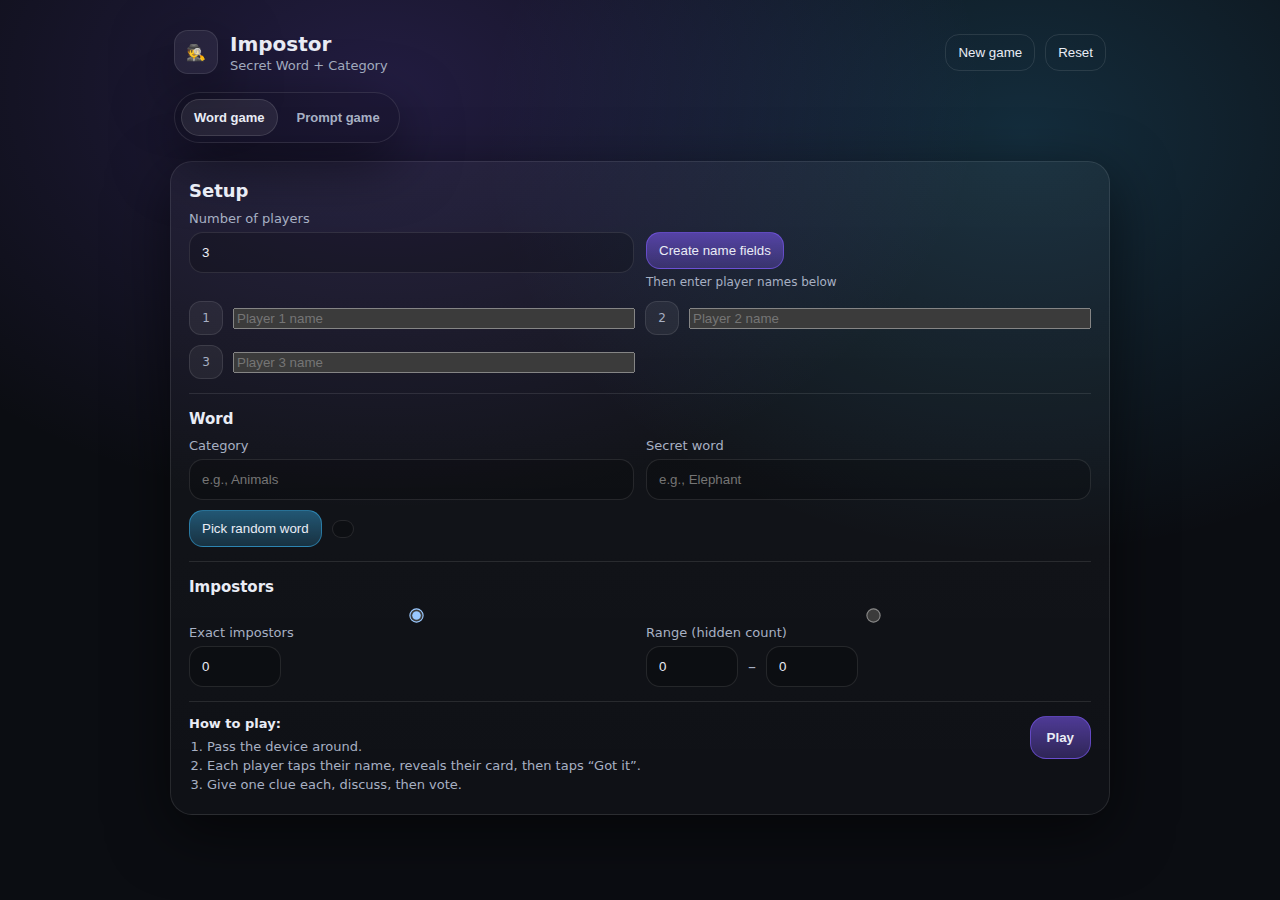
<file: index.html>
<!doctype html>
<html lang="en">
<head>
  <meta charset="UTF-8"/>
  <meta name="viewport" content="width=device-width,initial-scale=1" />
  <title>Impostor (Secret Word)</title>
  <link rel="stylesheet" href="imposter.css" />
</head>
<body>
  <div class="app">
    <header class="topbar">
      <div class="brand">
        <button id="adminHotspot" class="admin-hotspot" type="button" aria-hidden="true" tabindex="-1"></button>
         <div class="logo" aria-hidden="true">🕵️</div>
          <div>
          <h1>Impostor</h1>
          <p id="modeSubtitle" class="subtitle">Secret Word + Category</p>
        </div>
      </div>

      <div class="top-actions">
        <button id="btnNewGame" class="btn btn-ghost" type="button">New game</button>
        <button id="btnReset" class="btn btn-ghost" type="button">Reset</button>
      </div>
    </header>

    <nav class="mode-tabs" aria-label="Game mode">
  <div class="tabs" role="tablist" aria-label="Mode selector">
    <button id="tabWord" class="tab active" type="button" role="tab" aria-selected="true" data-mode="word">
      Word game
    </button>
    <button id="tabPrompt" class="tab" type="button" role="tab" aria-selected="false" data-mode="prompts">
      Prompt game
    </button>
  </div>
</nav>

    <main>
      <!-- SETUP -->
      <section id="setup" class="panel">
        <h2>Setup</h2>

        <div class="grid grid-2">
          <div class="field">
            <label for="playerCount">Number of players</label>
            <input id="playerCount" type="number" min="3" max="20" value="3" inputmode="numeric" />
          </div>

          <div class="field">
            <label>&nbsp;</label>
            <button id="btnBuildPlayers" class="btn btn-primary" type="button">Create name fields</button>
            <small class="hint">Then enter player names below</small>
          </div>
        </div>

        <div id="playersContainer" class="players"></div>

        <div class="divider"></div>

        <div id="wordSettings">
  <h3>Word</h3>
  <div class="grid grid-2">
    <div class="field">
      <label for="category">Category</label>
      <input id="category" type="text" placeholder="e.g., Animals" />
    </div>

    <div class="field">
      <label for="secretWord">Secret word</label>
      <input id="secretWord" type="text" placeholder="e.g., Elephant" />
    </div>
  </div>

  <div class="row">
    <button id="btnRandomWord" class="btn btn-secondary" type="button">Pick random word</button>
    <span id="randomMeta" class="pill" aria-live="polite"></span>
  </div>
</div>

<div id="promptSettings" class="hidden">
  <h3>Prompts</h3>
  <div class="grid grid-2">
    <div class="field">
      <label for="promptCategory">Category</label>
      <input id="promptCategory" type="text" placeholder="e.g., Life" />
    </div>
    <div class="field">
      <label for="promptPreview">Selected prompt pair</label>
      <input id="promptPreview" type="text" placeholder="Click random prompt" disabled />
    </div>
  </div>

  <div class="row">
    <button id="btnRandomPrompt" class="btn btn-secondary" type="button">Pick random prompt</button>
    <span id="promptMeta" class="pill" aria-live="polite"></span>
  </div>
</div>

        <div class="divider"></div>

        <h3>Impostors</h3>
        <div class="grid grid-2">
          <div class="field">
            <label class="radio">
              <input type="radio" name="impMode" value="exact" checked />
              <span>Exact impostors</span>
            </label>
            <div class="inline">
              <input id="impExact" type="number" min="1" max="20" value="0" inputmode="numeric" />
            </div>
          </div>

          <div class="field">
            <label class="radio">
              <input type="radio" name="impMode" value="range" />
              <span>Range (hidden count)</span>
            </label>
            <div class="inline">
              <input id="impMin" type="number" min="1" max="20" value="0" inputmode="numeric" />
              <span class="dash">–</span>
              <input id="impMax" type="number" min="1" max="20" value="0" inputmode="numeric" />
            </div>
          </div>
        </div>

        <div class="divider"></div>

        <div class="row row-space">
          <div class="tips">
            <strong>How to play:</strong>
            <ol>
              <li>Pass the device around.</li>
              <li>Each player taps their name, reveals their card, then taps “Got it”.</li>
              <li>Give one clue each, discuss, then vote.</li>
            </ol>
          </div>
          <div class="start-wrap">
            <button id="btnStart" class="btn btn-primary btn-lg" type="button">Play</button>
            <div id="setupError" class="error" role="alert" aria-live="polite"></div>
          </div>
        </div>
      </section>

      <!-- GAME -->
      <section id="game" class="panel hidden" aria-live="polite">
        <div class="game-head">
          <div>
            <h2>Tap your name</h2>
            <p class="subtitle">Reveal your role privately, then hand it to the next player.</p>
            <div id="turnInfo" class="turn-info" aria-live="polite"></div>
          </div>

          <div class="game-meta">
            <div class="pill" id="seenCount">0/0 viewed</div>
            <button id="btnEndSummary" class="btn btn-ghost" type="button" title="Long-press to reveal results">
              Reveal results
            </button>
          </div>
        </div>

        <div id="namesGrid" class="names-grid" aria-label="Player names"></div>

        <div id="gameNote" class="note hidden">
          All roles have been viewed. Start the clue round.
        </div>
      </section>
    </main>
  </div>

  <div id="modal" class="modal hidden" role="dialog" aria-modal="true" aria-labelledby="modalTitle">
    <div class="modal-inner">
      <div class="modal-top">
        <h2 id="modalTitle">Private Card</h2>
        <button id="btnCloseModal" class="btn btn-ghost btn-icon" type="button" aria-label="Close">✕</button>
      </div>

      <div class="card-stage">
        <button id="flashcard" class="flashcard" type="button" aria-label="Flashcard (tap to flip)">
          <div class="card-face card-front">
            <div class="card-front-inner">
              <div class="big" id="cardPlayerName">Player</div>
              <div class="muted">Tap to reveal your card</div>
            </div>
          </div>

          <div class="card-face card-back">
            <div class="card-back-inner">
              <div class="role" id="cardRole">Role</div>
              <div class="kv">
                <div class="k">Category</div>
                <div class="v" id="cardCategory">—</div>
              </div>
              <div class="kv" id="wordRow">
                <div class="k">Secret word</div>
                <div class="v" id="cardWord">—</div>
              </div>
              <div class="kv hidden" id="promptRow">
                <div class="k">Prompt</div>
                <div class="v" id="cardPrompt">—</div>
              </div>
              <div class="muted small" id="impostorHint">If you are the impostor, blend in using the category.</div>
            </div>
          </div>
        </button>
      </div>

      <div class="modal-actions">
        <button id="btnGotIt" class="btn btn-primary btn-lg" type="button" disabled>Got it</button>
      </div>
    </div>
  </div>

  <div id="resultsModal" class="modal hidden" role="dialog" aria-modal="true" aria-labelledby="resultsTitle">
    <div class="modal-inner">
      <div class="modal-top">
        <h2 id="resultsTitle">Results</h2>
        <button id="btnCloseResults" class="btn btn-ghost btn-icon" type="button" aria-label="Close">✕</button>
      </div>
      <div class="results">
        <div class="results-row">
          <div class="kv">
            <div class="k">Category</div>
            <div class="v" id="resultsCategory">—</div>
          </div>
          <div class="kv">
            <div class="k">Secret word</div>
            <div class="v" id="resultsWord">—</div>
          </div>
        </div>
        <div class="divider"></div>
        <div class="kv">
          <div class="k">Impostor(s)</div>
          <div class="v" id="resultsImpostors">—</div>
        </div>
        <div class="divider"></div>
        <div class="muted small">Tip: Use this screen only after voting to avoid spoilers.</div>
      </div>
    </div>
  </div>

<div id="adminModal" class="modal hidden" role="dialog" aria-modal="true" aria-labelledby="adminTitle">
  <div class="modal-inner">
    <div class="modal-top">
      <h2 id="adminTitle">Admin Reveal</h2>
      <button id="btnCloseAdmin" class="btn btn-ghost btn-icon" type="button" aria-label="Close">✕</button>
    </div>

    <div class="results">
      <div class="results-row">
        <div class="kv">
          <div class="k">Mode</div>
          <div class="v" id="adminMode">—</div>
        </div>
        <div class="kv">
          <div class="k" id="adminSecretLabel">Secret</div>
          <div class="v" id="adminSecret">—</div>
        </div>
      </div>

      <div class="divider"></div>

      <div class="kv">
        <div class="k">Players</div>
        <div class="v" id="adminPlayers"></div>
      </div>
    </div>
  </div>
</div>

  <script src="imposter.js"></script>
</body>
</html>
</file>
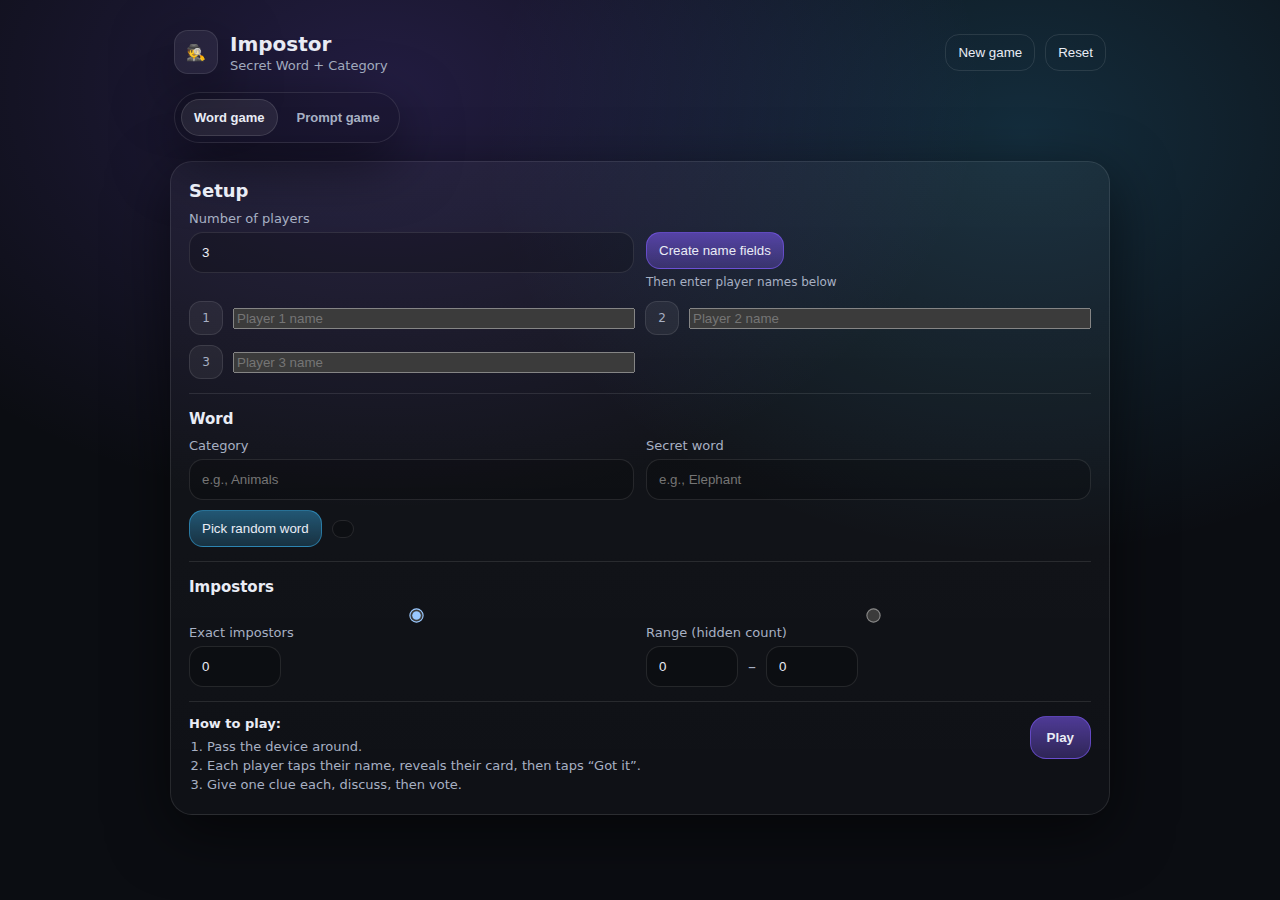
<file: imposter.html>
<!doctype html>
<html lang="en">
<head>
  <meta charset="UTF-8"/>
  <meta name="viewport" content="width=device-width,initial-scale=1" />
  <title>Impostor (Secret Word)</title>
  <link rel="stylesheet" href="imposter.css" />
</head>
<body>
  <div class="app">
    <header class="topbar">
      <div class="brand">
        <div class="logo" aria-hidden="true">🕵️</div>
        <div>
          <h1>Impostor</h1>
          <p id="modeSubtitle" class="subtitle">Secret Word + Category</p>
        </div>
      </div>

      <div class="top-actions">
        <button id="btnNewGame" class="btn btn-ghost" type="button">New game</button>
        <button id="btnReset" class="btn btn-ghost" type="button">Reset</button>
      </div>
    </header>

    <nav class="mode-tabs" aria-label="Game mode">
  <div class="tabs" role="tablist" aria-label="Mode selector">
    <button id="tabWord" class="tab active" type="button" role="tab" aria-selected="true" data-mode="word">
      Word game
    </button>
    <button id="tabPrompt" class="tab" type="button" role="tab" aria-selected="false" data-mode="prompts">
      Prompt game
    </button>
  </div>
</nav>

    <main>
      <!-- SETUP -->
      <section id="setup" class="panel">
        <h2>Setup</h2>

        <div class="grid grid-2">
          <div class="field">
            <label for="playerCount">Number of players</label>
            <input id="playerCount" type="number" min="3" max="20" value="3" inputmode="numeric" />
          </div>

          <div class="field">
            <label>&nbsp;</label>
            <button id="btnBuildPlayers" class="btn btn-primary" type="button">Create name fields</button>
            <small class="hint">Then enter player names below</small>
          </div>
        </div>

        <div id="playersContainer" class="players"></div>

        <div class="divider"></div>

        <div id="wordSettings">
  <h3>Word</h3>
  <div class="grid grid-2">
    <div class="field">
      <label for="category">Category</label>
      <input id="category" type="text" placeholder="e.g., Animals" />
    </div>

    <div class="field">
      <label for="secretWord">Secret word</label>
      <input id="secretWord" type="text" placeholder="e.g., Elephant" />
    </div>
  </div>

  <div class="row">
    <button id="btnRandomWord" class="btn btn-secondary" type="button">Pick random word</button>
    <span id="randomMeta" class="pill" aria-live="polite"></span>
  </div>
</div>

<div id="promptSettings" class="hidden">
  <h3>Prompts</h3>
  <div class="grid grid-2">
    <div class="field">
      <label for="promptCategory">Category</label>
      <input id="promptCategory" type="text" placeholder="e.g., Life" />
    </div>
    <div class="field">
      <label for="promptPreview">Selected prompt pair</label>
      <input id="promptPreview" type="text" placeholder="Click random prompt" disabled />
    </div>
  </div>

  <div class="row">
    <button id="btnRandomPrompt" class="btn btn-secondary" type="button">Pick random prompt</button>
    <span id="promptMeta" class="pill" aria-live="polite"></span>
  </div>
</div>

        <div class="divider"></div>

        <h3>Impostors</h3>
        <div class="grid grid-2">
          <div class="field">
            <label class="radio">
              <input type="radio" name="impMode" value="exact" checked />
              <span>Exact impostors</span>
            </label>
            <div class="inline">
              <input id="impExact" type="number" min="1" max="20" value="0" inputmode="numeric" />
            </div>
          </div>

          <div class="field">
            <label class="radio">
              <input type="radio" name="impMode" value="range" />
              <span>Range (hidden count)</span>
            </label>
            <div class="inline">
              <input id="impMin" type="number" min="1" max="20" value="0" inputmode="numeric" />
              <span class="dash">–</span>
              <input id="impMax" type="number" min="1" max="20" value="0" inputmode="numeric" />
            </div>
          </div>
        </div>

        <div class="divider"></div>

        <div class="row row-space">
          <div class="tips">
            <strong>How to play:</strong>
            <ol>
              <li>Pass the device around.</li>
              <li>Each player taps their name, reveals their card, then taps “Got it”.</li>
              <li>Give one clue each, discuss, then vote.</li>
            </ol>
          </div>
          <div class="start-wrap">
            <button id="btnStart" class="btn btn-primary btn-lg" type="button">Play</button>
            <div id="setupError" class="error" role="alert" aria-live="polite"></div>
          </div>
        </div>
      </section>

      <!-- GAME -->
      <section id="game" class="panel hidden" aria-live="polite">
        <div class="game-head">
          <div>
            <h2>Tap your name</h2>
            <p class="subtitle">Reveal your role privately, then hand it to the next player.</p>
            <div id="turnInfo" class="turn-info" aria-live="polite"></div>
          </div>

          <div class="game-meta">
            <div class="pill" id="seenCount">0/0 viewed</div>
            <button id="btnEndSummary" class="btn btn-ghost" type="button" title="Long-press to reveal results">
              Reveal results
            </button>
          </div>
        </div>

        <div id="namesGrid" class="names-grid" aria-label="Player names"></div>

        <div id="gameNote" class="note hidden">
          All roles have been viewed. Start the clue round.
        </div>
      </section>
    </main>
  </div>

  <div id="modal" class="modal hidden" role="dialog" aria-modal="true" aria-labelledby="modalTitle">
    <div class="modal-inner">
      <div class="modal-top">
        <h2 id="modalTitle">Private Card</h2>
        <button id="btnCloseModal" class="btn btn-ghost btn-icon" type="button" aria-label="Close">✕</button>
      </div>

      <div class="card-stage">
        <button id="flashcard" class="flashcard" type="button" aria-label="Flashcard (tap to flip)">
          <div class="card-face card-front">
            <div class="card-front-inner">
              <div class="big" id="cardPlayerName">Player</div>
              <div class="muted">Tap to reveal your card</div>
            </div>
          </div>

          <div class="card-face card-back">
            <div class="card-back-inner">
              <div class="role" id="cardRole">Role</div>
              <div class="kv">
                <div class="k">Category</div>
                <div class="v" id="cardCategory">—</div>
              </div>
              <div class="kv" id="wordRow">
                <div class="k">Secret word</div>
                <div class="v" id="cardWord">—</div>
              </div>
              <div class="kv hidden" id="promptRow">
                <div class="k">Prompt</div>
                <div class="v" id="cardPrompt">—</div>
              </div>
              <div class="muted small" id="impostorHint">If you are the impostor, blend in using the category.</div>
            </div>
          </div>
        </button>
      </div>

      <div class="modal-actions">
        <button id="btnGotIt" class="btn btn-primary btn-lg" type="button" disabled>Got it</button>
      </div>
    </div>
  </div>

  <div id="resultsModal" class="modal hidden" role="dialog" aria-modal="true" aria-labelledby="resultsTitle">
    <div class="modal-inner">
      <div class="modal-top">
        <h2 id="resultsTitle">Results</h2>
        <button id="btnCloseResults" class="btn btn-ghost btn-icon" type="button" aria-label="Close">✕</button>
      </div>
      <div class="results">
        <div class="results-row">
          <div class="kv">
            <div class="k">Category</div>
            <div class="v" id="resultsCategory">—</div>
          </div>
          <div class="kv">
            <div class="k">Secret word</div>
            <div class="v" id="resultsWord">—</div>
          </div>
        </div>
        <div class="divider"></div>
        <div class="kv">
          <div class="k">Impostor(s)</div>
          <div class="v" id="resultsImpostors">—</div>
        </div>
        <div class="divider"></div>
        <div class="muted small">Tip: Use this screen only after voting to avoid spoilers.</div>
      </div>
    </div>
  </div>

  <script src="imposter.js"></script>
</body>
</html>
</file>
<file: imposter.css>
:root{
  --bg: #0b0d12;
  --panel: #121622;
  --panel2: #0f1320;
  --text: #e9ecf5;
  --muted: #a7b0c3;
  --border: rgba(255,255,255,.10);
  --shadow: 0 18px 60px rgba(0,0,0,.55);
  --radius: 16px;
  --radius2: 22px;
  --focus: 0 0 0 3px rgba(255,255,255,.18);
}

:root{ color-scheme: dark; }
.flashcard { color: var(--text); }
.flashcard * { color: inherit; }

.flashcard .muted,
.flashcard .k { color: var(--muted); }

.flashcard .role,
.flashcard .big,
.flashcard .v { color: var(--text); }

*{ box-sizing:border-box; }
html,body{ height:100%; }
body{
  margin:0;
  font-family: ui-sans-serif, system-ui, -apple-system, Segoe UI, Roboto, Helvetica, Arial;
  background: radial-gradient(1000px 700px at 30% 10%, rgba(130,92,255,.20), transparent 60%),
              radial-gradient(900px 700px at 80% 15%, rgba(60,190,255,.18), transparent 60%),
              var(--bg);
  color:var(--text);
}

.hidden{ display:none !important; }

.app{
  max-width: 980px;
  margin: 0 auto;
  padding: 20px;
}

.topbar{
  display:flex;
  align-items:center;
  justify-content:space-between;
  gap:12px;
  padding: 10px 4px 18px;
}

.mode-tabs{ padding: 0 4px 18px; }

.tabs{
  display:inline-flex;
  gap:6px;
  padding: 6px;
  border-radius: 999px;
  border: 1px solid var(--border);
  background: rgba(0,0,0,.18);
  box-shadow: var(--shadow);
}

.tab{
  border: 1px solid transparent;
  background: transparent;
  color: var(--muted);
  padding: 10px 12px;
  border-radius: 999px;
  cursor:pointer;
  font-size: 13px;
  font-weight: 650;
}
.tab:focus{ box-shadow: var(--focus); }

.tab.active{
  color: var(--text);
  background: rgba(255,255,255,.08);
  border-color: rgba(255,255,255,.12);
}

.brand{ display:flex; align-items:center; gap:12px; }
.logo{
  width:44px;height:44px;border-radius:14px;
  display:grid;place-items:center;
  background: rgba(255,255,255,.06);
  border: 1px solid var(--border);
  box-shadow: var(--shadow);
}

h1{ font-size:20px; margin:0; }
.subtitle{ margin:2px 0 0; color:var(--muted); font-size:13px; }

.top-actions{ display:flex; gap:10px; }

.panel{
  background: linear-gradient(180deg, rgba(255,255,255,.04), rgba(255,255,255,.02));
  border: 1px solid var(--border);
  border-radius: var(--radius2);
  box-shadow: var(--shadow);
  padding: 18px;
}

h2{ margin:0 0 10px; font-size:18px; }
h3{ margin: 16px 0 10px; font-size:15px; color: var(--text); }

.divider{
  height:1px;
  background: var(--border);
  margin: 14px 0;
}

.grid{ display:grid; gap:12px; }
.grid-2{ grid-template-columns: 1fr; }
@media(min-width: 720px){
  .grid-2{ grid-template-columns: 1fr 1fr; }
}

.field label{
  display:block;
  font-size:13px;
  color: var(--muted);
  margin-bottom:6px;
}
.field input{
  width:100%;
  padding: 12px 12px;
  border-radius: 14px;
  border: 1px solid var(--border);
  background: rgba(0,0,0,.20);
  color: var(--text);
  outline:none;
}
.field input:focus{ box-shadow: var(--focus); }

.hint{ color: var(--muted); font-size:12px; display:block; margin-top:6px; }

.inline{ display:flex; align-items:center; gap:10px; }
.inline input{ width:92px; }
.dash{ color: var(--muted); }

.radio{
  display:flex; align-items:center; gap:10px;
  user-select:none;
}
.radio input{ transform: scale(1.1); }

.players{
  margin-top: 12px;
  display:grid;
  grid-template-columns: 1fr;
  gap: 10px;
}
@media(min-width: 720px){
  .players{ grid-template-columns: 1fr 1fr; }
}

.player-field{
  display:flex;
  gap:10px;
  align-items:center;
}
.player-field .idx{
  width:34px;height:34px;border-radius:12px;
  display:grid;place-items:center;
  background: rgba(255,255,255,.06);
  border: 1px solid var(--border);
  color: var(--muted);
  font-size:12px;
}
.player-field input{ flex:1; }

.row{ display:flex; align-items:center; gap:10px; margin-top:10px; flex-wrap:wrap; }
.row-space{ justify-content:space-between; align-items:flex-start; gap:18px; }
.pill{
  padding: 8px 10px;
  border-radius: 999px;
  border: 1px solid var(--border);
  background: rgba(0,0,0,.20);
  font-size:12px;
  color: var(--muted);
}

.tips{
  max-width: 520px;
  color: var(--muted);
  font-size:13px;
}
.tips strong{ color: var(--text); }
.tips ol{ margin: 8px 0 0 18px; padding:0; }
.tips li{ margin: 4px 0; }

.start-wrap{ min-width: 250px; display:flex; flex-direction:column; align-items:flex-end; gap:10px; }
.error{ color: #ffb3b3; font-size: 13px; min-height: 18px; text-align:right; }

.btn{
  border-radius: 14px;
  padding: 10px 12px;
  border: 1px solid var(--border);
  background: rgba(255,255,255,.06);
  color: var(--text);
  cursor:pointer;
  user-select:none;
  outline:none;
}
.btn:focus{ box-shadow: var(--focus); }
.btn:disabled{ opacity:.55; cursor:not-allowed; }
.btn-primary{
  background: linear-gradient(180deg, rgba(130,92,255,.55), rgba(130,92,255,.28));
  border-color: rgba(130,92,255,.55);
}
.btn-secondary{
  background: linear-gradient(180deg, rgba(60,190,255,.40), rgba(60,190,255,.18));
  border-color: rgba(60,190,255,.45);
}
.btn-ghost{ background: transparent; }
.btn-lg{ padding: 13px 16px; border-radius: 16px; font-weight: 650; }
.btn-icon{ width:44px; height:44px; padding:0; border-radius: 14px; }

.game-head{
  display:flex;
  align-items:flex-start;
  justify-content:space-between;
  gap:12px;
  margin-bottom: 12px;
}

.game-meta{
  display:flex;
  align-items:center;
  gap:10px;
  flex-wrap:wrap;
  justify-content:flex-end;
}

.names-grid{
  display:grid;
  grid-template-columns: 1fr 1fr;
  gap: 10px;
}
@media(min-width: 720px){
  .names-grid{ grid-template-columns: 1fr 1fr 1fr; }
}

.name-btn{
  position:relative;
  padding: 14px 12px;
  border-radius: var(--radius);
  border: 1px solid var(--border);
  background: rgba(0,0,0,.18);
  color: var(--text);
  text-align:left;
  cursor:pointer;
  min-height: 56px;
}
.name-btn:hover{ background: rgba(0,0,0,.25); }
.name-btn:focus{ box-shadow: var(--focus); }
.name-btn[disabled]{ opacity:.55; cursor:not-allowed; }
.name-btn .sub{
  display:block;
  color: var(--muted);
  font-size: 12px;
  margin-top: 4px;
}
.name-btn .check{
  position:absolute;
  top:10px; right:10px;
  width:26px; height:26px;
  border-radius: 10px;
  border: 1px solid var(--border);
  background: rgba(255,255,255,.06);
  display:grid; place-items:center;
  font-size: 14px;
  color: var(--muted);
}

.note{
  margin-top: 12px;
  padding: 12px 12px;
  border-radius: var(--radius);
  border: 1px solid var(--border);
  background: rgba(255,255,255,.04);
  color: var(--muted);
  font-size: 13px;
}

.modal{
  position:fixed;
  inset:0;
  background: rgba(0,0,0,.72);
  display:grid;
  place-items:center;
  padding: 18px;
  z-index: 999;
}

.modal-inner{
  width:min(720px, 100%);
  background: linear-gradient(180deg, rgba(255,255,255,.05), rgba(255,255,255,.02));
  border: 1px solid var(--border);
  border-radius: var(--radius2);
  box-shadow: var(--shadow);
  padding: 14px;
}

.modal-top{
  display:flex;
  align-items:center;
  justify-content:space-between;
  gap: 10px;
  padding: 6px 6px 10px;
}

.card-stage{
  display:grid;
  place-items:center;
  padding: 12px 6px 6px;
}

.flashcard{
  width: min(520px, 100%);
  height: 360px;
  border: none;
  background: transparent;
  padding: 0;
  cursor:pointer;
  perspective: 1200px;
  outline:none;
}
.flashcard:focus{ box-shadow: none; }
.flashcard .card-face{
  position:absolute;
  inset:0;
  border-radius: var(--radius2);
  border: 1px solid var(--border);
  backface-visibility: hidden;
  transform-style: preserve-3d;
  overflow:hidden;
}
.flashcard .card-front{
  background: linear-gradient(180deg, rgba(255,255,255,.06), rgba(255,255,255,.02));
}
.flashcard .card-back{
  background: linear-gradient(180deg, rgba(255,255,255,.06), rgba(0,0,0,.10));
  transform: rotateY(180deg);
}

.flashcard{
  position: relative;
  transform-style: preserve-3d;
  transition: transform .55s cubic-bezier(.2,.8,.2,1);
}
.flashcard.flipped{ transform: rotateY(180deg); }

.card-front-inner, .card-back-inner{
  height:100%;
  padding: 18px;
  display:flex;
  flex-direction:column;
  justify-content:center;
  gap: 10px;
}
.tag{
  align-self:flex-start;
  font-size:12px;
  padding: 6px 10px;
  border-radius: 999px;
  border: 1px solid var(--border);
  background: rgba(0,0,0,.20);
  color: var(--muted);
}
.big{
  font-size: 28px;
  font-weight: 750;
  letter-spacing: .2px;
}
.muted{ color: var(--muted); }
.small{ font-size: 12px; }

.role{
  font-size: 22px;
  font-weight: 800;
  margin-bottom: 6px;
}
.kv{
  display:grid;
  grid-template-columns: 120px 1fr;
  gap: 10px;
  align-items:center;
  padding: 10px 12px;
  border-radius: 14px;
  border: 1px solid var(--border);
  background: rgba(0,0,0,.18);
}
.k{ color: var(--muted); font-size: 12px; }
.v{ font-size: 14px; font-weight: 650; }

.modal-actions{
  display:flex;
  justify-content:center;
  padding: 10px 6px 6px;
}

.results{ padding: 4px 6px 10px; }
.results-row{ display:grid; grid-template-columns: 1fr; gap: 10px; }
@media(min-width: 720px){
  .results-row{ grid-template-columns: 1fr 1fr; }
}

.turn-info{
  margin-top: 10px;
  padding: 10px 12px;
  border-radius: 14px;
  border: 1px solid var(--border);
  background: rgba(0,0,0,.20);
  color: var(--muted);
  font-size: 13px;
}

#btnEndSummary.pressed{
  background: rgba(255,255,255,.10);
  border-color: rgba(255,255,255,.22);
}

.results-prompts{
  display:flex;
  flex-direction:column;
  gap:10px;
  width:100%;
}

.results-prompts .prompt-line{
  display:flex;
  flex-direction:column;
  gap:6px;
}

.results-prompts .prompt-sep{
  height:1px;
  background: var(--border);
  width:100%;
}

.results-prompts .prompt-tag{
  font-size:12px;
  font-weight:800;
  letter-spacing:.2px;
}

.results-prompts .prompt-tag.innocent{
  color:#4da3ff; 
}

.results-prompts .prompt-tag.impostor{
  color:#ff4d6d; 
}

.results-prompts .prompt-text{
  font-size:14px;
  font-weight:650;
  line-height:1.25;
}

.admin-hotspot{
  position: fixed;
  top: 0;
  left: 0;
  width: 48px;
  height: 48px;
  padding: 0;
  margin: 0;
  border: 0;
  background: transparent;
  opacity: 0;         
  pointer-events: auto;  
  z-index: 9999;         
}

.admin-list{
  display:flex;
  flex-direction:column;
  gap:6px;
}

.admin-player{
  display:flex;
  justify-content:space-between;
  gap:12px;
  padding:8px 10px;
  border: 1px solid var(--border);
  border-radius: 12px;
  background: rgba(255,255,255,.04);
}

.role-innocent{ color:#4da3ff; font-weight:800; }
.role-impostor{ color:#ff4d6d; font-weight:800; }
</file>
